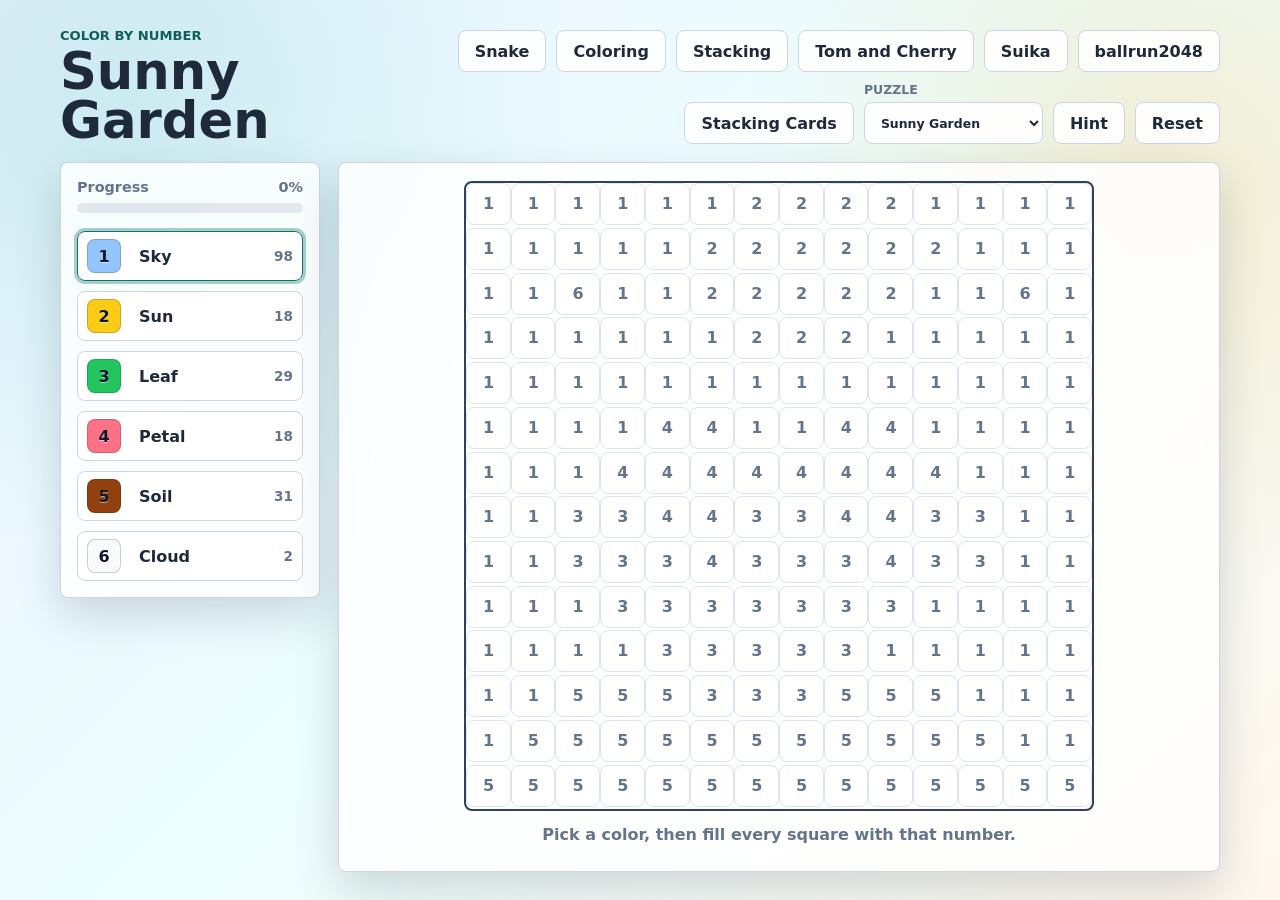
<file: index.html>
<!doctype html>
<html lang="en">
  <head>
    <meta charset="UTF-8" />
    <meta name="viewport" content="width=device-width, initial-scale=1.0" />
    <title>Color by Number</title>
    <link rel="stylesheet" href="styles.css" />
  </head>
  <body>
    <main class="app-shell">
      <section class="top-bar" aria-label="Game controls">
        <div>
          <p class="eyebrow">Color by Number</p>
          <h1 id="puzzleTitle">Sunny Garden</h1>
        </div>
        <div class="controls">
          <a class="game-link" href="snake.html">Snake</a>
          <a class="game-link" href="coloring.html">Coloring</a>
          <a class="game-link" href="stacking.html">Stacking</a>
          <a class="game-link" href="tom-and-cherry.html">Tom and Cherry</a>
          <a class="game-link" href="suika.html">Suika</a>
          <a class="game-link" href="ballrun2048.html">ballrun2048</a>
          <a class="game-link" href="stacking-cards.html">Stacking Cards</a>
          <label class="select-wrap">
            <span>Puzzle</span>
            <select id="puzzleSelect"></select>
          </label>
          <button id="hintButton" type="button" title="Fill one matching square">Hint</button>
          <button id="resetButton" type="button" title="Clear this puzzle">Reset</button>
        </div>
      </section>

      <section class="game-area">
        <aside class="palette-panel" aria-label="Color palette">
          <div class="meter">
            <div class="meter-row">
              <span>Progress</span>
              <strong id="progressLabel">0%</strong>
            </div>
            <div class="track" aria-hidden="true">
              <div id="progressFill"></div>
            </div>
          </div>
          <div id="palette" class="palette"></div>
        </aside>

        <section class="board-panel">
          <div id="board" class="board" aria-label="Coloring board"></div>
          <div id="message" class="message" role="status" aria-live="polite">
            Pick a color, then fill every square with that number.
          </div>
        </section>
      </section>
    </main>

    <script src="script.js"></script>
  </body>
</html>
</file>
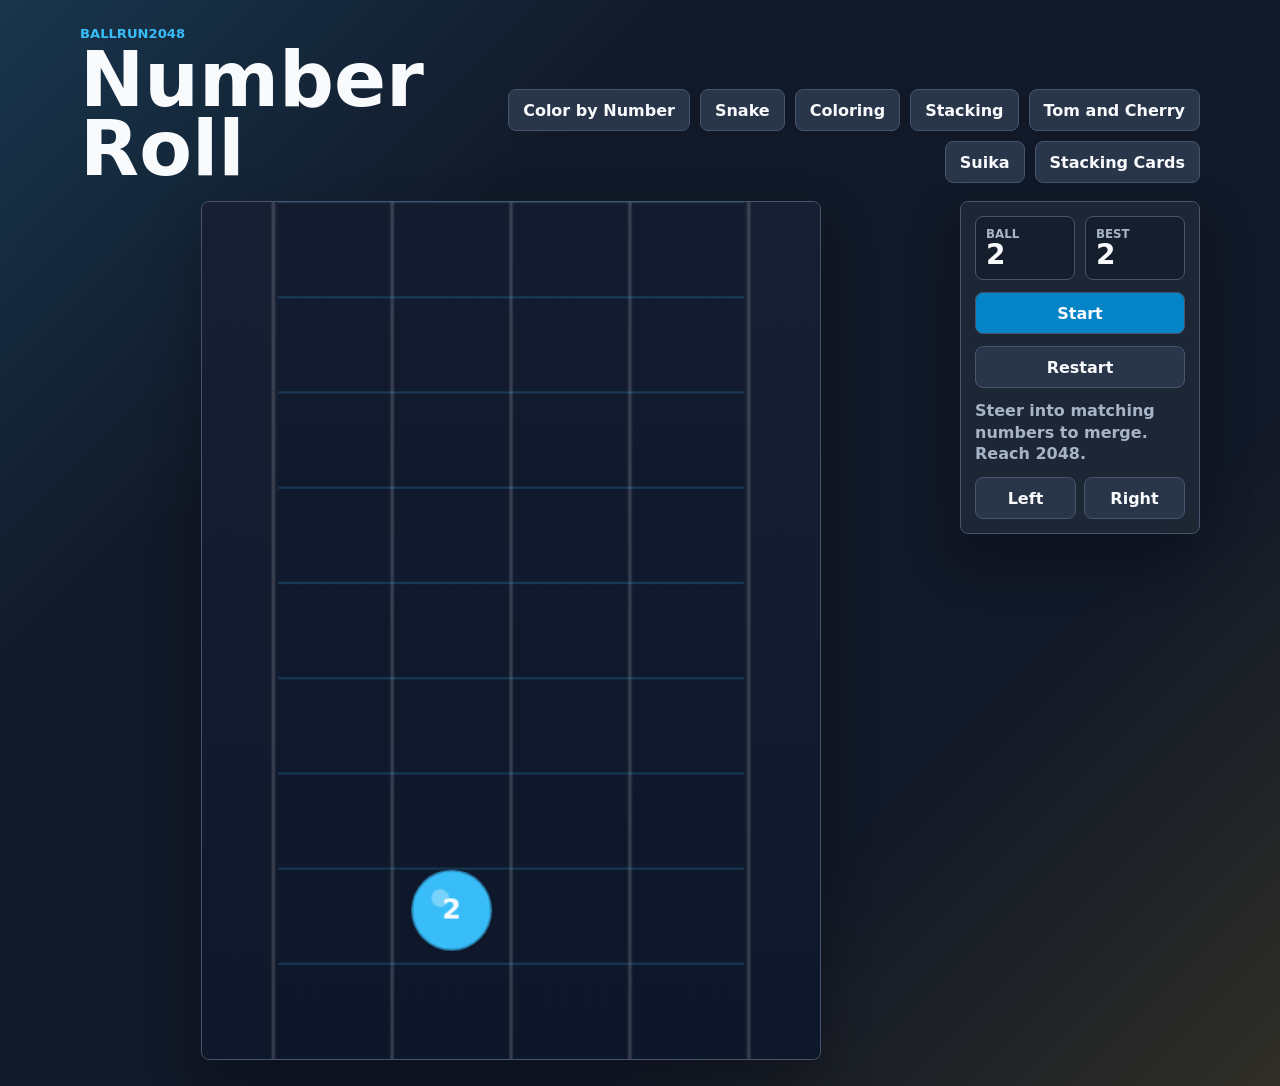
<file: ballrun2048.html>
<!doctype html>
<html lang="en">
  <head>
    <meta charset="UTF-8" />
    <meta name="viewport" content="width=device-width, initial-scale=1.0" />
    <title>ballrun2048</title>
    <link rel="stylesheet" href="ballrun2048.css" />
  </head>
  <body>
    <main class="app">
      <section class="topbar">
        <div>
          <p class="eyebrow">ballrun2048</p>
          <h1>Number Roll</h1>
        </div>
        <nav class="game-nav" aria-label="Games">
          <a href="index.html">Color by Number</a>
          <a href="snake.html">Snake</a>
          <a href="coloring.html">Coloring</a>
          <a href="stacking.html">Stacking</a>
          <a href="tom-and-cherry.html">Tom and Cherry</a>
          <a href="suika.html">Suika</a>
          <a href="stacking-cards.html">Stacking Cards</a>
        </nav>
      </section>

      <section class="game-layout">
        <canvas id="gameCanvas" width="520" height="720" aria-label="ballrun2048 game board"></canvas>
        <aside class="panel">
          <div class="score-grid">
            <div>
              <span>Ball</span>
              <strong id="valueLabel">2</strong>
            </div>
            <div>
              <span>Best</span>
              <strong id="bestLabel">2</strong>
            </div>
          </div>
          <button id="startButton" type="button">Start</button>
          <button id="restartButton" type="button">Restart</button>
          <p id="status" role="status" aria-live="polite">Steer into matching numbers to merge. Reach 2048.</p>
          <div class="pad" aria-label="Move controls">
            <button data-dir="left" type="button">Left</button>
            <button data-dir="right" type="button">Right</button>
          </div>
        </aside>
      </section>
    </main>

    <script src="ballrun2048.js"></script>
  </body>
</html>
</file>
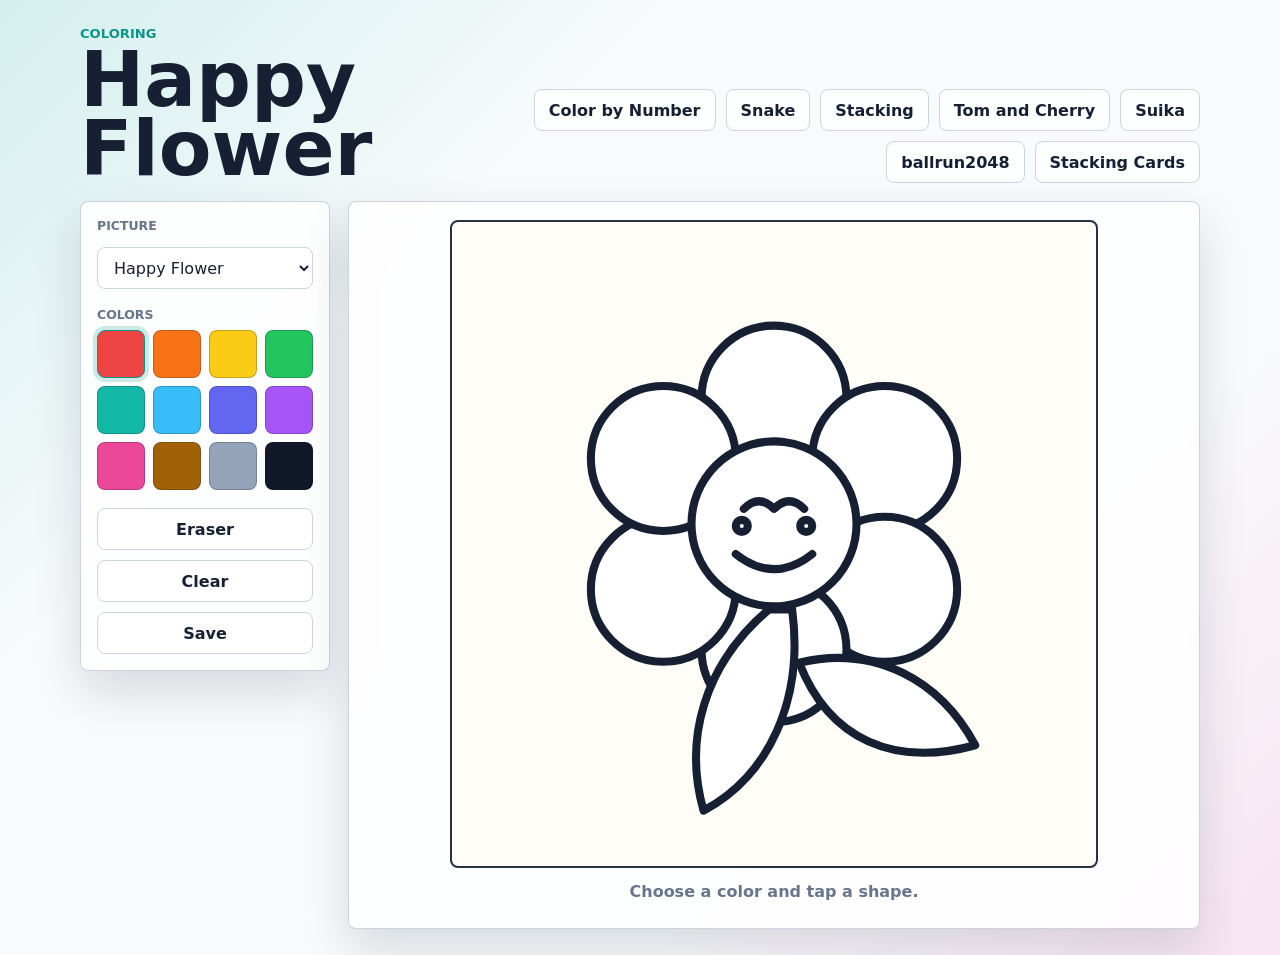
<file: coloring.html>
<!doctype html>
<html lang="en">
  <head>
    <meta charset="UTF-8" />
    <meta name="viewport" content="width=device-width, initial-scale=1.0" />
    <title>Coloring</title>
    <link rel="stylesheet" href="coloring.css" />
  </head>
  <body>
    <main class="app">
      <section class="topbar">
        <div>
          <p class="eyebrow">Coloring</p>
          <h1 id="pictureTitle">Happy Flower</h1>
        </div>
        <nav class="game-nav" aria-label="Games">
          <a href="index.html">Color by Number</a>
          <a href="snake.html">Snake</a>
          <a href="stacking.html">Stacking</a>
          <a href="tom-and-cherry.html">Tom and Cherry</a>
          <a href="suika.html">Suika</a>
          <a href="ballrun2048.html">ballrun2048</a>
          <a href="stacking-cards.html">Stacking Cards</a>
        </nav>
      </section>

      <section class="workspace">
        <aside class="tools" aria-label="Coloring tools">
          <label class="field">
            <span>Picture</span>
            <select id="pictureSelect"></select>
          </label>

          <div>
            <p class="tool-label">Colors</p>
            <div id="palette" class="palette"></div>
          </div>

          <div class="actions">
            <button id="eraserButton" type="button">Eraser</button>
            <button id="clearButton" type="button">Clear</button>
            <button id="saveButton" type="button">Save</button>
          </div>
        </aside>

        <section class="canvas-wrap">
          <svg id="coloringPage" viewBox="0 0 640 640" role="img" aria-label="Coloring picture"></svg>
          <p id="status" role="status" aria-live="polite">Choose a color and tap a shape.</p>
        </section>
      </section>
    </main>

    <script src="coloring.js"></script>
  </body>
</html>
</file>
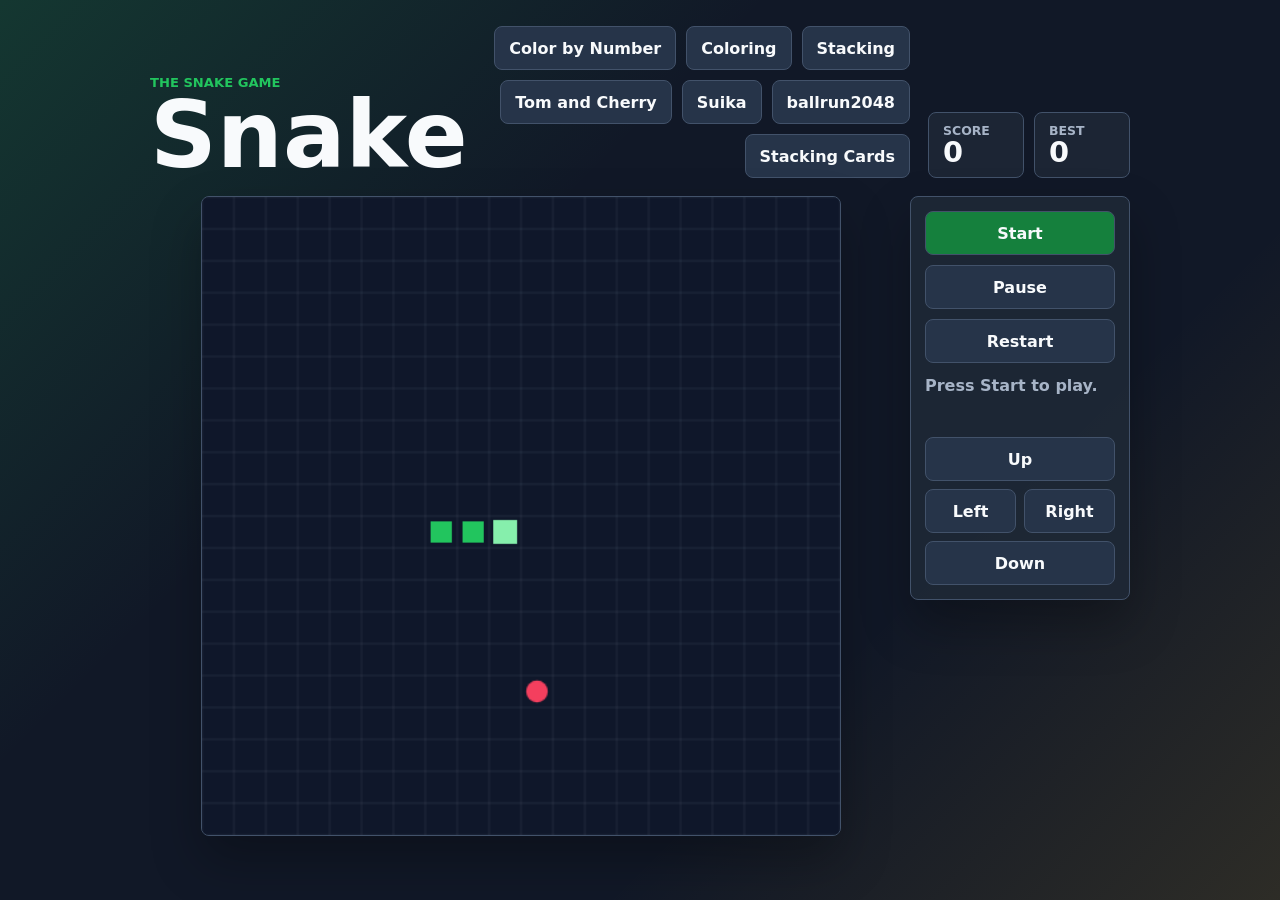
<file: snake.html>
<!doctype html>
<html lang="en">
  <head>
    <meta charset="UTF-8" />
    <meta name="viewport" content="width=device-width, initial-scale=1.0" />
    <title>The Snake Game</title>
    <link rel="stylesheet" href="snake.css" />
  </head>
  <body>
    <main class="game-shell">
      <section class="hud" aria-label="Game information">
        <div>
          <p class="eyebrow">The Snake Game</p>
          <h1>Snake</h1>
        </div>
        <nav class="game-nav" aria-label="Games">
          <a href="index.html">Color by Number</a>
          <a href="coloring.html">Coloring</a>
          <a href="stacking.html">Stacking</a>
          <a href="tom-and-cherry.html">Tom and Cherry</a>
          <a href="suika.html">Suika</a>
          <a href="ballrun2048.html">ballrun2048</a>
          <a href="stacking-cards.html">Stacking Cards</a>
        </nav>
        <div class="scores">
          <div>
            <span>Score</span>
            <strong id="score">0</strong>
          </div>
          <div>
            <span>Best</span>
            <strong id="bestScore">0</strong>
          </div>
        </div>
      </section>

      <section class="play-area">
        <canvas id="gameCanvas" width="480" height="480" aria-label="Snake game board"></canvas>
        <div class="side-panel">
          <button id="startButton" type="button">Start</button>
          <button id="pauseButton" type="button">Pause</button>
          <button id="restartButton" type="button">Restart</button>
          <p id="status" role="status" aria-live="polite">Press Start to play.</p>
          <div class="pad" aria-label="Direction controls">
            <button data-dir="up" type="button">Up</button>
            <button data-dir="left" type="button">Left</button>
            <button data-dir="right" type="button">Right</button>
            <button data-dir="down" type="button">Down</button>
          </div>
        </div>
      </section>
    </main>

    <script src="snake.js"></script>
  </body>
</html>
</file>
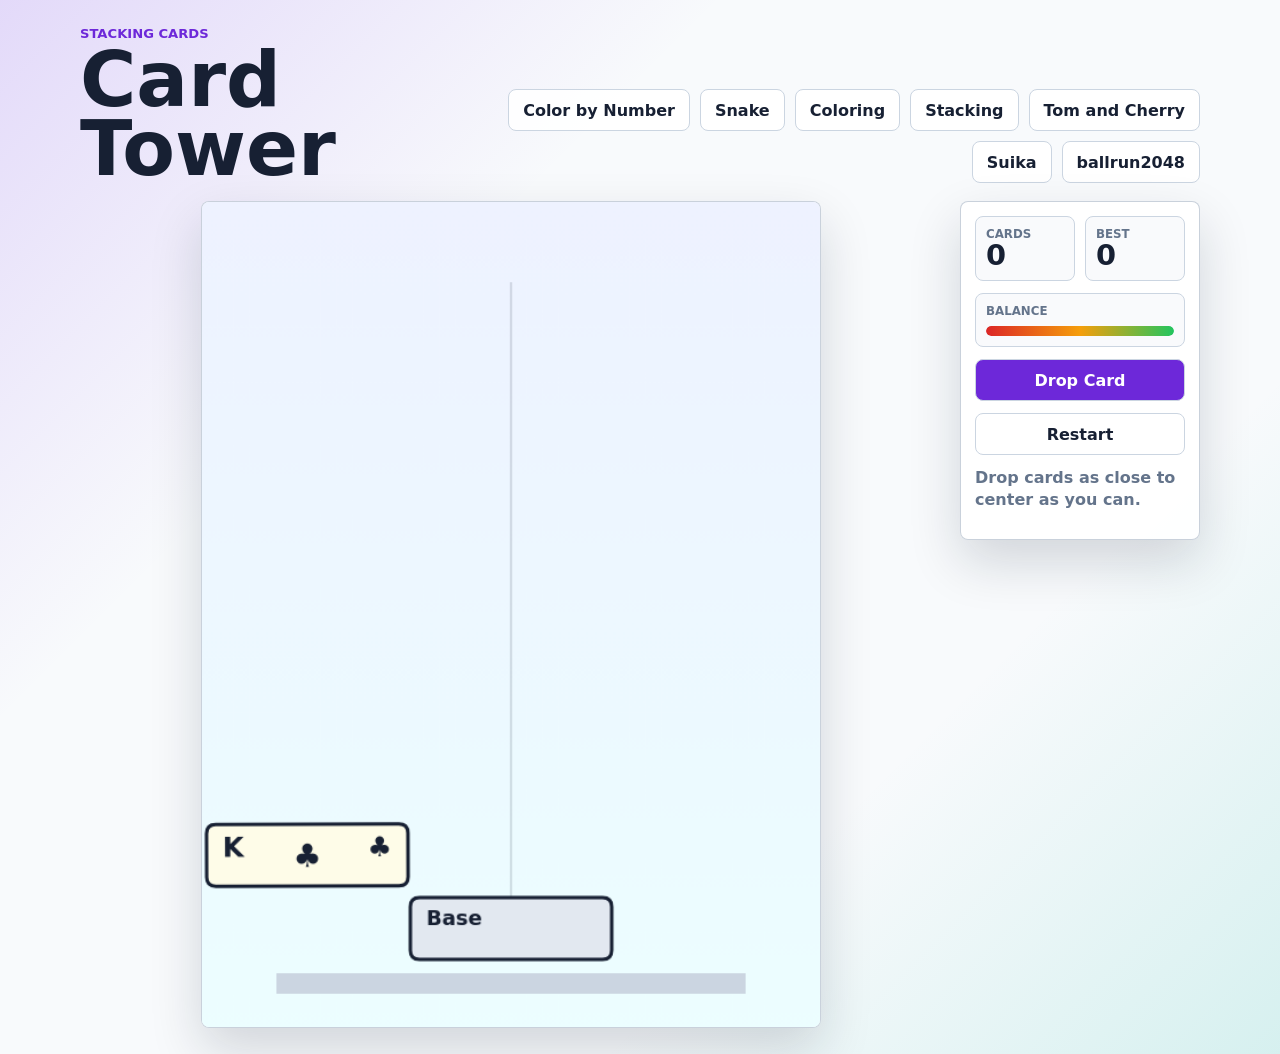
<file: stacking-cards.html>
<!doctype html>
<html lang="en">
  <head>
    <meta charset="UTF-8" />
    <meta name="viewport" content="width=device-width, initial-scale=1.0" />
    <title>Stacking Cards</title>
    <link rel="stylesheet" href="stacking-cards.css" />
  </head>
  <body>
    <main class="app">
      <section class="topbar">
        <div>
          <p class="eyebrow">Stacking Cards</p>
          <h1>Card Tower</h1>
        </div>
        <nav class="game-nav" aria-label="Games">
          <a href="index.html">Color by Number</a>
          <a href="snake.html">Snake</a>
          <a href="coloring.html">Coloring</a>
          <a href="stacking.html">Stacking</a>
          <a href="tom-and-cherry.html">Tom and Cherry</a>
          <a href="suika.html">Suika</a>
          <a href="ballrun2048.html">ballrun2048</a>
        </nav>
      </section>

      <section class="game-layout">
        <canvas id="gameCanvas" width="540" height="720" aria-label="Stacking Cards game board"></canvas>
        <aside class="panel">
          <div class="score-grid">
            <div>
              <span>Cards</span>
              <strong id="cardsLabel">0</strong>
            </div>
            <div>
              <span>Best</span>
              <strong id="bestLabel">0</strong>
            </div>
          </div>
          <div class="balance">
            <span>Balance</span>
            <div class="track" aria-hidden="true"><div id="balanceFill"></div></div>
          </div>
          <button id="dropButton" type="button">Drop Card</button>
          <button id="restartButton" type="button">Restart</button>
          <p id="status" role="status" aria-live="polite">Drop cards as close to center as you can.</p>
        </aside>
      </section>
    </main>

    <script src="stacking-cards.js"></script>
  </body>
</html>
</file>
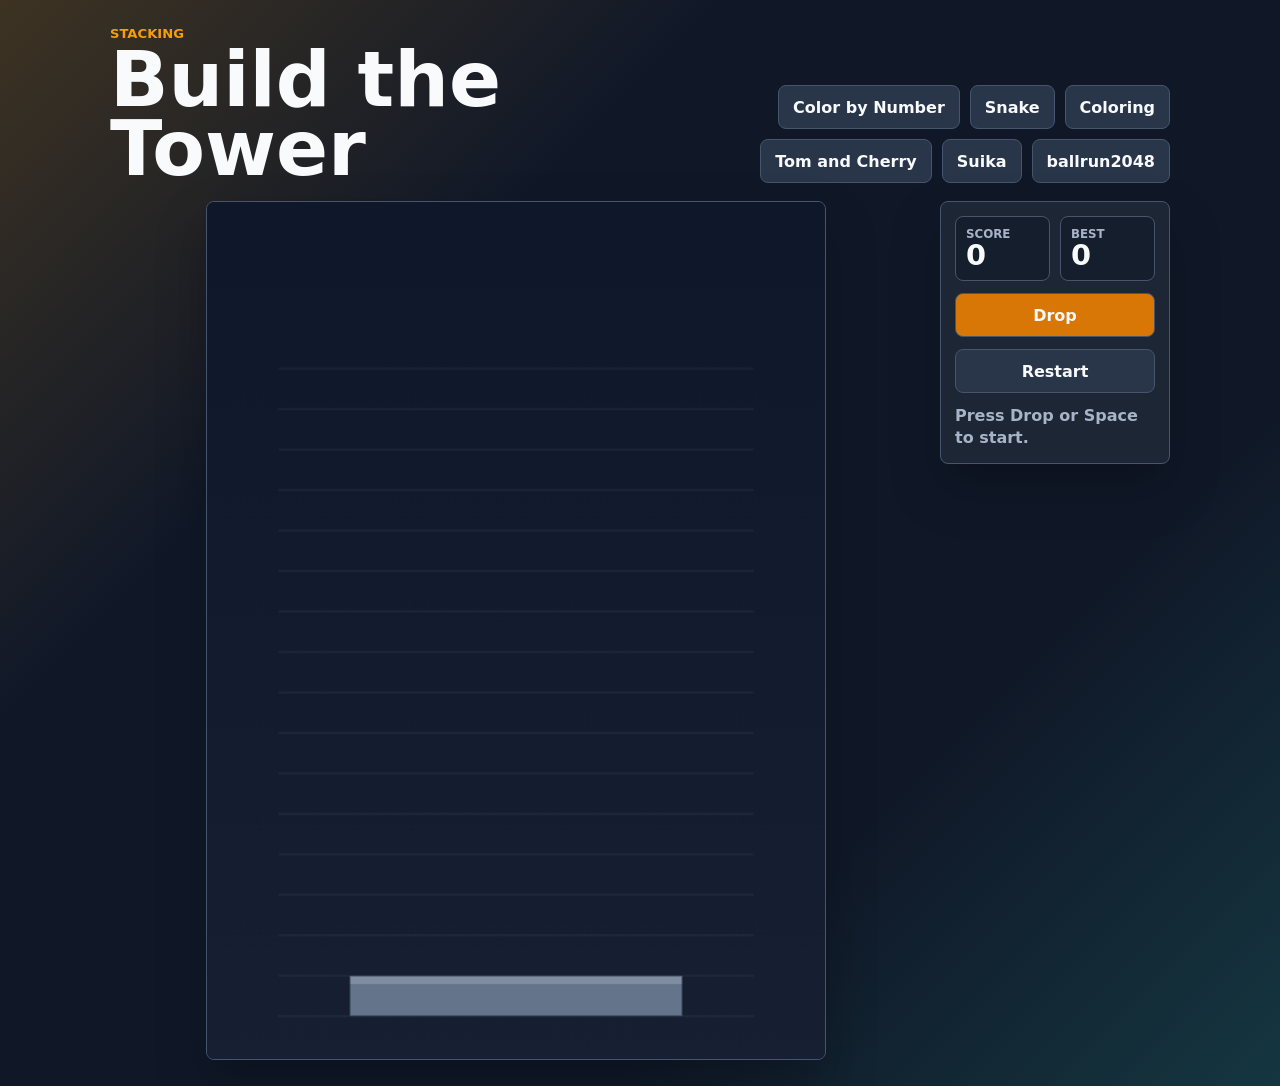
<file: stacking.html>
<!doctype html>
<html lang="en">
  <head>
    <meta charset="UTF-8" />
    <meta name="viewport" content="width=device-width, initial-scale=1.0" />
    <title>Stacking</title>
    <link rel="stylesheet" href="stacking.css" />
  </head>
  <body>
    <main class="app">
      <section class="topbar">
        <div>
          <p class="eyebrow">Stacking</p>
          <h1>Build the Tower</h1>
        </div>
        <nav class="game-nav" aria-label="Games">
          <a href="index.html">Color by Number</a>
          <a href="snake.html">Snake</a>
          <a href="coloring.html">Coloring</a>
          <a href="tom-and-cherry.html">Tom and Cherry</a>
          <a href="suika.html">Suika</a>
          <a href="ballrun2048.html">ballrun2048</a>
        </nav>
      </section>

      <section class="game-layout">
        <canvas id="gameCanvas" width="520" height="720" aria-label="Stacking game board"></canvas>
        <aside class="panel">
          <div class="score-grid">
            <div>
              <span>Score</span>
              <strong id="score">0</strong>
            </div>
            <div>
              <span>Best</span>
              <strong id="bestScore">0</strong>
            </div>
          </div>
          <button id="dropButton" type="button">Drop</button>
          <button id="restartButton" type="button">Restart</button>
          <p id="status" role="status" aria-live="polite">Press Drop or Space to start.</p>
        </aside>
      </section>
    </main>

    <script src="stacking.js"></script>
  </body>
</html>
</file>
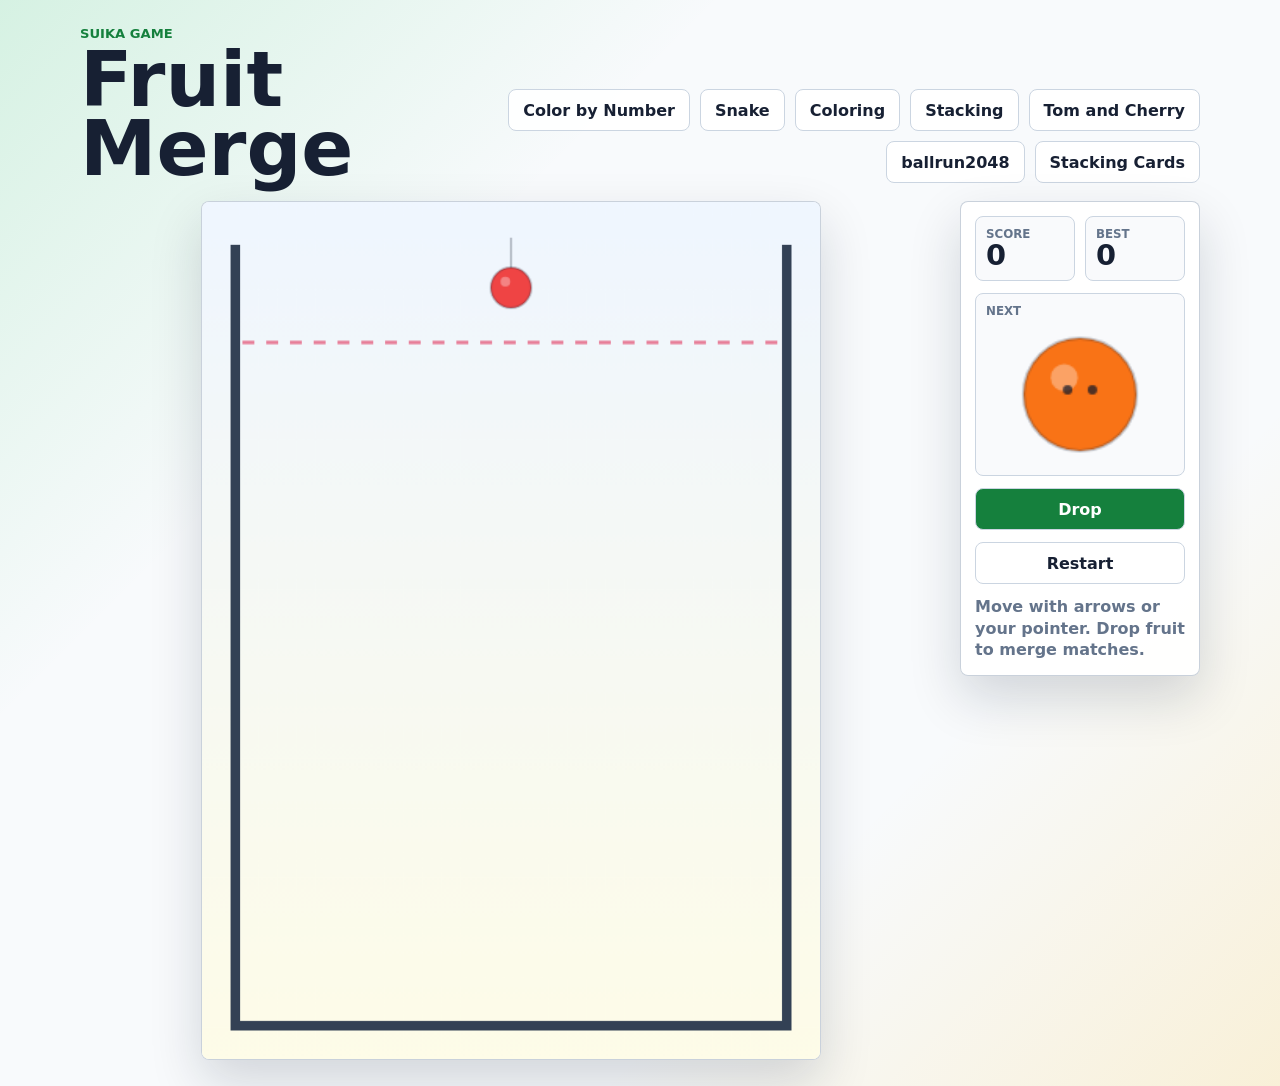
<file: suika.html>
<!doctype html>
<html lang="en">
  <head>
    <meta charset="UTF-8" />
    <meta name="viewport" content="width=device-width, initial-scale=1.0" />
    <title>Suika Game</title>
    <link rel="stylesheet" href="suika.css" />
  </head>
  <body>
    <main class="app">
      <section class="topbar">
        <div>
          <p class="eyebrow">Suika Game</p>
          <h1>Fruit Merge</h1>
        </div>
        <nav class="game-nav" aria-label="Games">
          <a href="index.html">Color by Number</a>
          <a href="snake.html">Snake</a>
          <a href="coloring.html">Coloring</a>
          <a href="stacking.html">Stacking</a>
          <a href="tom-and-cherry.html">Tom and Cherry</a>
          <a href="ballrun2048.html">ballrun2048</a>
          <a href="stacking-cards.html">Stacking Cards</a>
        </nav>
      </section>

      <section class="game-layout">
        <canvas id="gameCanvas" width="520" height="720" aria-label="Suika fruit merge game board"></canvas>
        <aside class="panel">
          <div class="score-grid">
            <div>
              <span>Score</span>
              <strong id="score">0</strong>
            </div>
            <div>
              <span>Best</span>
              <strong id="bestScore">0</strong>
            </div>
          </div>
          <div class="next-card">
            <span>Next</span>
            <canvas id="nextCanvas" width="120" height="90" aria-label="Next fruit"></canvas>
          </div>
          <button id="dropButton" type="button">Drop</button>
          <button id="restartButton" type="button">Restart</button>
          <p id="status" role="status" aria-live="polite">Move with arrows or your pointer. Drop fruit to merge matches.</p>
        </aside>
      </section>
    </main>

    <script src="suika.js"></script>
  </body>
</html>
</file>
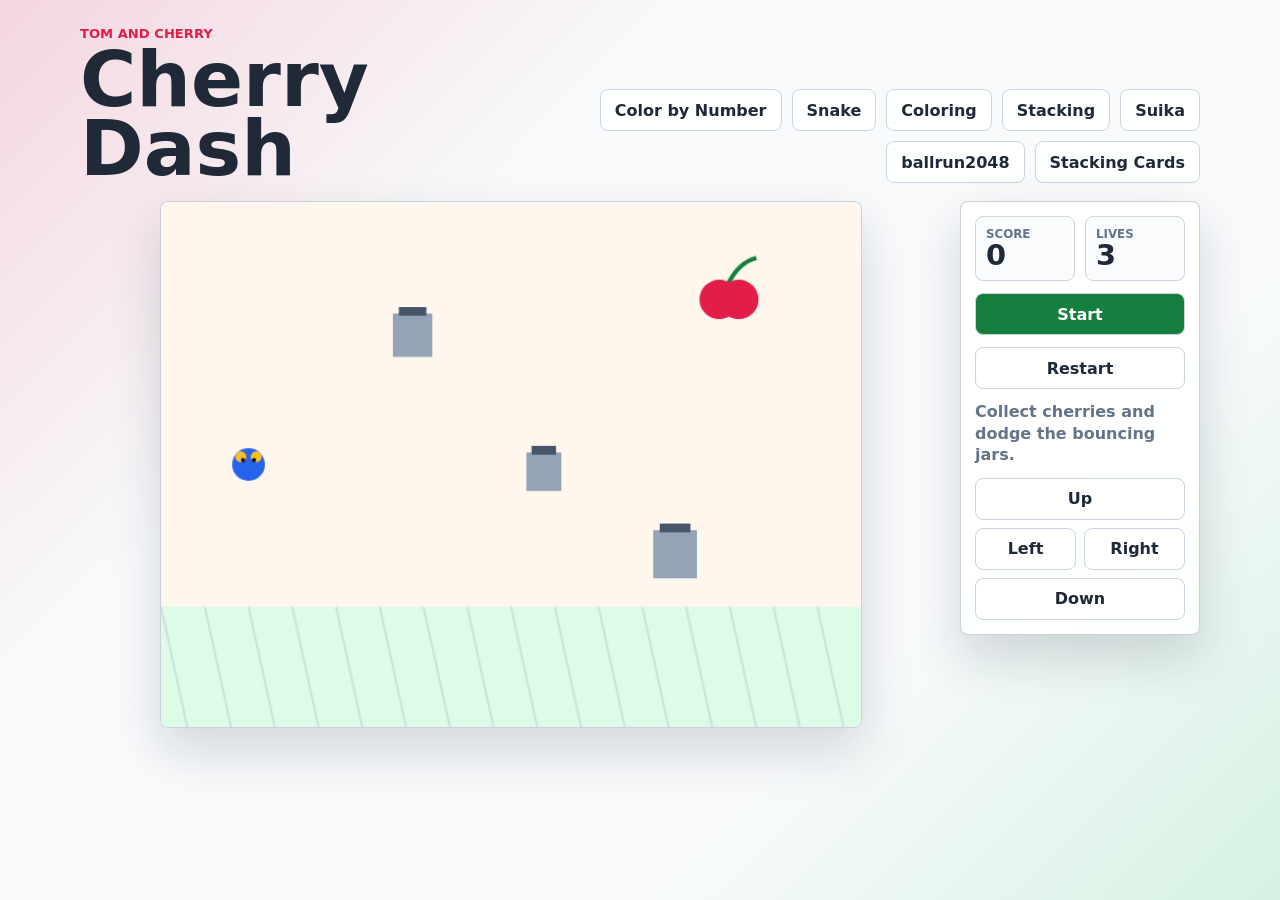
<file: tom-and-cherry.html>
<!doctype html>
<html lang="en">
  <head>
    <meta charset="UTF-8" />
    <meta name="viewport" content="width=device-width, initial-scale=1.0" />
    <title>Tom and Cherry</title>
    <link rel="stylesheet" href="tom-and-cherry.css" />
  </head>
  <body>
    <main class="app">
      <section class="topbar">
        <div>
          <p class="eyebrow">Tom and Cherry</p>
          <h1>Cherry Dash</h1>
        </div>
        <nav class="game-nav" aria-label="Games">
          <a href="index.html">Color by Number</a>
          <a href="snake.html">Snake</a>
          <a href="coloring.html">Coloring</a>
          <a href="stacking.html">Stacking</a>
          <a href="suika.html">Suika</a>
          <a href="ballrun2048.html">ballrun2048</a>
          <a href="stacking-cards.html">Stacking Cards</a>
        </nav>
      </section>

      <section class="game-layout">
        <canvas id="gameCanvas" width="640" height="480" aria-label="Tom and Cherry game board"></canvas>
        <aside class="panel">
          <div class="score-grid">
            <div>
              <span>Score</span>
              <strong id="score">0</strong>
            </div>
            <div>
              <span>Lives</span>
              <strong id="lives">3</strong>
            </div>
          </div>
          <button id="startButton" type="button">Start</button>
          <button id="restartButton" type="button">Restart</button>
          <p id="status" role="status" aria-live="polite">Collect cherries and dodge the bouncing jars.</p>
          <div class="pad" aria-label="Move controls">
            <button data-dir="up" type="button">Up</button>
            <button data-dir="left" type="button">Left</button>
            <button data-dir="right" type="button">Right</button>
            <button data-dir="down" type="button">Down</button>
          </div>
        </aside>
      </section>
    </main>

    <script src="tom-and-cherry.js"></script>
  </body>
</html>
</file>
<file: styles.css>
:root {
  color-scheme: light;
  --ink: #1e293b;
  --muted: #64748b;
  --line: #cbd5e1;
  --paper: #f8fafc;
  --panel: #ffffff;
  --accent: #0f766e;
  --accent-strong: #115e59;
  --wrong: #dc2626;
  --shadow: 0 18px 45px rgba(15, 23, 42, 0.16);
}

* {
  box-sizing: border-box;
}

body {
  min-height: 100vh;
  margin: 0;
  font-family:
    Inter, ui-sans-serif, system-ui, -apple-system, BlinkMacSystemFont, "Segoe UI",
    sans-serif;
  color: var(--ink);
  background:
    radial-gradient(circle at 10% 12%, rgba(20, 184, 166, 0.16), transparent 28rem),
    radial-gradient(circle at 90% 20%, rgba(245, 158, 11, 0.16), transparent 26rem),
    linear-gradient(135deg, #eef2ff 0%, #ecfeff 48%, #fff7ed 100%);
}

button,
select,
.game-link {
  font: inherit;
}

.app-shell {
  width: min(1160px, calc(100% - 32px));
  margin: 0 auto;
  padding: 28px 0;
}

.top-bar {
  display: flex;
  align-items: end;
  justify-content: space-between;
  gap: 24px;
  margin-bottom: 18px;
}

.eyebrow {
  margin: 0 0 4px;
  color: var(--accent-strong);
  font-size: 0.82rem;
  font-weight: 800;
  text-transform: uppercase;
}

h1 {
  margin: 0;
  font-size: clamp(2rem, 4vw, 4.2rem);
  line-height: 0.95;
}

.controls {
  display: flex;
  align-items: end;
  gap: 10px;
  flex-wrap: wrap;
  justify-content: flex-end;
}

.select-wrap {
  display: grid;
  gap: 5px;
  color: var(--muted);
  font-size: 0.78rem;
  font-weight: 800;
  text-transform: uppercase;
}

select,
button,
.game-link {
  height: 42px;
  border: 1px solid var(--line);
  border-radius: 8px;
  background: rgba(255, 255, 255, 0.9);
  color: var(--ink);
}

.game-link {
  display: inline-grid;
  place-items: center;
  padding: 0 16px;
  font-weight: 800;
  text-decoration: none;
}

select {
  min-width: 170px;
  padding: 0 34px 0 12px;
}

button {
  padding: 0 16px;
  font-weight: 800;
  cursor: pointer;
  transition:
    transform 140ms ease,
    border-color 140ms ease,
    background 140ms ease;
}

button:hover,
select:hover,
.game-link:hover {
  border-color: var(--accent);
}

button:active {
  transform: translateY(1px);
}

.game-area {
  display: grid;
  grid-template-columns: 260px minmax(0, 1fr);
  gap: 18px;
  align-items: start;
}

.palette-panel,
.board-panel {
  background: rgba(255, 255, 255, 0.82);
  border: 1px solid rgba(148, 163, 184, 0.45);
  border-radius: 8px;
  box-shadow: var(--shadow);
  backdrop-filter: blur(12px);
}

.palette-panel {
  display: grid;
  gap: 18px;
  padding: 16px;
}

.meter-row {
  display: flex;
  justify-content: space-between;
  margin-bottom: 8px;
  color: var(--muted);
  font-size: 0.9rem;
  font-weight: 800;
}

.track {
  height: 10px;
  overflow: hidden;
  border-radius: 999px;
  background: #e2e8f0;
}

#progressFill {
  width: 0%;
  height: 100%;
  border-radius: inherit;
  background: linear-gradient(90deg, #0f766e, #f59e0b);
  transition: width 220ms ease;
}

.palette {
  display: grid;
  gap: 10px;
}

.swatch {
  display: grid;
  grid-template-columns: 42px 1fr auto;
  align-items: center;
  gap: 10px;
  width: 100%;
  min-height: 50px;
  padding: 7px 9px;
  text-align: left;
}

.swatch.active {
  outline: 3px solid rgba(15, 118, 110, 0.35);
  border-color: var(--accent);
}

.swatch.done {
  opacity: 0.58;
}

.chip {
  display: grid;
  place-items: center;
  width: 34px;
  height: 34px;
  border: 1px solid rgba(15, 23, 42, 0.2);
  border-radius: 8px;
  color: #0f172a;
  font-weight: 900;
  text-shadow: 0 1px 0 rgba(255, 255, 255, 0.55);
}

.swatch-name {
  overflow: hidden;
  font-weight: 800;
  text-overflow: ellipsis;
  white-space: nowrap;
}

.count {
  color: var(--muted);
  font-size: 0.85rem;
  font-weight: 800;
}

.board-panel {
  padding: 18px;
}

.board {
  --size: 14;
  display: grid;
  grid-template-columns: repeat(var(--size), minmax(0, 1fr));
  width: min(70vh, 100%);
  max-width: 720px;
  aspect-ratio: 1;
  margin: 0 auto;
  overflow: hidden;
  border: 2px solid #334155;
  border-radius: 8px;
  background: #fff;
}

.cell {
  display: grid;
  place-items: center;
  min-width: 0;
  min-height: 0;
  border: 1px solid #dbe4ef;
  background: #ffffff;
  color: #64748b;
  font-size: clamp(0.48rem, 1.55vw, 1rem);
  font-weight: 900;
  line-height: 1;
  cursor: pointer;
  user-select: none;
  transition:
    background 130ms ease,
    color 130ms ease,
    transform 130ms ease;
}

.cell:hover {
  transform: scale(1.05);
  z-index: 1;
  border-color: #94a3b8;
}

.cell.filled {
  color: transparent;
  text-shadow: none;
}

.cell.wrong {
  animation: shake 180ms ease;
  background: #fee2e2;
  color: var(--wrong);
}

.message {
  min-height: 28px;
  margin-top: 14px;
  color: var(--muted);
  font-weight: 800;
  text-align: center;
}

.message.win {
  color: var(--accent-strong);
}

@keyframes shake {
  0%,
  100% {
    transform: translateX(0);
  }
  30% {
    transform: translateX(-4px);
  }
  70% {
    transform: translateX(4px);
  }
}

@media (max-width: 760px) {
  .app-shell {
    width: min(100% - 20px, 560px);
    padding: 16px 0;
  }

  .top-bar,
  .game-area {
    grid-template-columns: 1fr;
    display: grid;
  }

  .top-bar,
  .controls {
    justify-content: stretch;
  }

  .controls {
    display: grid;
    grid-template-columns: 1fr 1fr;
  }

  .select-wrap {
    grid-column: 1 / -1;
  }

  select,
  button {
    width: 100%;
  }

  .palette {
    grid-template-columns: repeat(2, minmax(0, 1fr));
  }

  .swatch {
    grid-template-columns: 38px minmax(0, 1fr);
  }

  .count {
    grid-column: 2;
  }

  .board-panel {
    padding: 10px;
  }
}
</file>
<file: ballrun2048.css>
:root {
  color-scheme: dark;
  --bg: #111827;
  --panel: #1f2937;
  --panel-soft: #29364a;
  --text: #f8fafc;
  --muted: #a7b4c7;
  --line: #46556d;
  --accent: #38bdf8;
  --accent-dark: #0284c7;
}

* {
  box-sizing: border-box;
}

body {
  min-height: 100vh;
  margin: 0;
  font-family:
    Inter, ui-sans-serif, system-ui, -apple-system, BlinkMacSystemFont, "Segoe UI",
    sans-serif;
  color: var(--text);
  background:
    linear-gradient(135deg, rgba(56, 189, 248, 0.18), transparent 32rem),
    linear-gradient(315deg, rgba(251, 191, 36, 0.13), transparent 30rem),
    var(--bg);
}

button,
a {
  font: inherit;
}

button,
.game-nav a {
  height: 42px;
  border: 1px solid var(--line);
  border-radius: 8px;
  background: var(--panel-soft);
  color: var(--text);
  font-weight: 800;
  cursor: pointer;
}

button:hover,
.game-nav a:hover {
  border-color: var(--accent);
}

button:active {
  transform: translateY(1px);
}

.app {
  width: min(1120px, calc(100% - 28px));
  margin: 0 auto;
  padding: 26px 0;
}

.topbar {
  display: flex;
  align-items: end;
  justify-content: space-between;
  gap: 18px;
  margin-bottom: 18px;
}

.eyebrow {
  margin: 0 0 4px;
  color: var(--accent);
  font-size: 0.82rem;
  font-weight: 900;
  text-transform: uppercase;
}

h1 {
  margin: 0;
  font-size: clamp(2.1rem, 6vw, 5.1rem);
  line-height: 0.9;
}

.game-nav {
  display: flex;
  gap: 10px;
  flex-wrap: wrap;
  justify-content: flex-end;
}

.game-nav a {
  display: inline-grid;
  place-items: center;
  padding: 0 14px;
  text-decoration: none;
}

.game-layout {
  display: grid;
  grid-template-columns: minmax(0, 1fr) 240px;
  gap: 18px;
  align-items: start;
}

canvas,
.panel {
  border: 1px solid var(--line);
  border-radius: 8px;
  background: rgba(31, 41, 55, 0.86);
  box-shadow: 0 24px 50px rgba(0, 0, 0, 0.26);
}

canvas {
  display: block;
  width: min(100%, 74vh);
  max-width: 620px;
  aspect-ratio: 13 / 18;
  margin: 0 auto;
}

.panel {
  display: grid;
  gap: 12px;
  padding: 14px;
}

.score-grid {
  display: grid;
  grid-template-columns: 1fr 1fr;
  gap: 10px;
}

.score-grid div {
  padding: 10px;
  border: 1px solid var(--line);
  border-radius: 8px;
  background: rgba(16, 24, 40, 0.52);
}

.score-grid span {
  display: block;
  color: var(--muted);
  font-size: 0.74rem;
  font-weight: 900;
  text-transform: uppercase;
}

.score-grid strong {
  display: block;
  font-size: 1.75rem;
  line-height: 1;
}

#startButton {
  background: var(--accent-dark);
}

#status {
  min-height: 58px;
  margin: 0;
  color: var(--muted);
  font-weight: 800;
  line-height: 1.35;
}

.pad {
  display: grid;
  grid-template-columns: 1fr 1fr;
  gap: 8px;
}

@media (max-width: 820px) {
  .topbar,
  .game-layout {
    display: grid;
    grid-template-columns: 1fr;
  }

  .game-nav {
    justify-content: stretch;
  }

  .game-nav a {
    flex: 1;
  }

  .panel {
    grid-template-columns: 1fr 1fr;
  }

  .score-grid,
  #status,
  .pad {
    grid-column: 1 / -1;
  }
}
</file>
<file: coloring.css>
:root {
  color-scheme: light;
  --ink: #172033;
  --muted: #68758a;
  --line: #cbd5e1;
  --paper: #fffdf8;
  --panel: rgba(255, 255, 255, 0.86);
  --active: #0d9488;
  --active-soft: rgba(13, 148, 136, 0.2);
  --shadow: 0 20px 48px rgba(15, 23, 42, 0.14);
}

* {
  box-sizing: border-box;
}

body {
  min-height: 100vh;
  margin: 0;
  font-family:
    Inter, ui-sans-serif, system-ui, -apple-system, BlinkMacSystemFont, "Segoe UI",
    sans-serif;
  color: var(--ink);
  background:
    linear-gradient(135deg, rgba(20, 184, 166, 0.16), transparent 30rem),
    linear-gradient(315deg, rgba(244, 114, 182, 0.16), transparent 28rem),
    #f8fafc;
}

button,
select,
a {
  font: inherit;
}

button,
select,
.game-nav a {
  height: 42px;
  border: 1px solid var(--line);
  border-radius: 8px;
  background: rgba(255, 255, 255, 0.92);
  color: var(--ink);
}

button,
.game-nav a {
  display: inline-grid;
  place-items: center;
  padding: 0 14px;
  font-weight: 800;
  text-decoration: none;
  cursor: pointer;
}

button:hover,
select:hover,
.game-nav a:hover {
  border-color: var(--active);
}

.app {
  width: min(1120px, calc(100% - 28px));
  margin: 0 auto;
  padding: 26px 0;
}

.topbar {
  display: flex;
  justify-content: space-between;
  align-items: end;
  gap: 18px;
  margin-bottom: 18px;
}

.eyebrow {
  margin: 0 0 4px;
  color: var(--active);
  font-size: 0.82rem;
  font-weight: 900;
  text-transform: uppercase;
}

h1 {
  margin: 0;
  font-size: clamp(2.2rem, 6vw, 5rem);
  line-height: 0.9;
}

.game-nav {
  display: flex;
  gap: 10px;
  flex-wrap: wrap;
  justify-content: flex-end;
}

.workspace {
  display: grid;
  grid-template-columns: 250px minmax(0, 1fr);
  gap: 18px;
  align-items: start;
}

.tools,
.canvas-wrap {
  border: 1px solid rgba(148, 163, 184, 0.48);
  border-radius: 8px;
  background: var(--panel);
  box-shadow: var(--shadow);
  backdrop-filter: blur(12px);
}

.tools {
  display: grid;
  gap: 18px;
  padding: 16px;
}

.field {
  display: grid;
  gap: 6px;
}

.field span,
.tool-label {
  margin: 0 0 8px;
  color: var(--muted);
  font-size: 0.78rem;
  font-weight: 900;
  text-transform: uppercase;
}

select {
  width: 100%;
  padding: 0 12px;
}

.palette {
  display: grid;
  grid-template-columns: repeat(4, 1fr);
  gap: 8px;
}

.color-button {
  width: 100%;
  aspect-ratio: 1;
  height: auto;
  min-height: 44px;
  padding: 0;
  border-color: rgba(15, 23, 42, 0.24);
}

.color-button.active,
#eraserButton.active {
  outline: 4px solid var(--active-soft);
  border-color: var(--active);
}

.actions {
  display: grid;
  gap: 10px;
}

.canvas-wrap {
  padding: 18px;
}

svg {
  display: block;
  width: min(100%, 72vh);
  max-width: 720px;
  aspect-ratio: 1;
  margin: 0 auto;
  border: 2px solid #273244;
  border-radius: 8px;
  background: var(--paper);
}

.paintable {
  fill: #ffffff;
  stroke: #172033;
  stroke-width: 8;
  stroke-linecap: round;
  stroke-linejoin: round;
  cursor: pointer;
  transition:
    fill 140ms ease,
    filter 140ms ease;
}

.paintable:hover {
  filter: brightness(0.95);
}

.line {
  fill: none;
  stroke: #172033;
  stroke-width: 8;
  stroke-linecap: round;
  stroke-linejoin: round;
  pointer-events: none;
}

#status {
  min-height: 28px;
  margin: 14px 0 0;
  color: var(--muted);
  font-weight: 800;
  text-align: center;
}

@media (max-width: 780px) {
  .topbar,
  .workspace {
    display: grid;
    grid-template-columns: 1fr;
  }

  .game-nav {
    justify-content: stretch;
  }

  .game-nav a {
    flex: 1;
  }

  .palette {
    grid-template-columns: repeat(6, 1fr);
  }

  .actions {
    grid-template-columns: repeat(3, 1fr);
  }

  .canvas-wrap {
    padding: 10px;
  }
}
</file>
<file: snake.css>
:root {
  color-scheme: dark;
  --bg: #111827;
  --panel: #1f2937;
  --panel-soft: #263449;
  --line: #42526a;
  --text: #f8fafc;
  --muted: #a7b4c7;
  --green: #22c55e;
  --green-dark: #15803d;
  --food: #f43f5e;
  --gold: #fbbf24;
}

* {
  box-sizing: border-box;
}

body {
  min-height: 100vh;
  margin: 0;
  font-family:
    Inter, ui-sans-serif, system-ui, -apple-system, BlinkMacSystemFont, "Segoe UI",
    sans-serif;
  color: var(--text);
  background:
    linear-gradient(135deg, rgba(34, 197, 94, 0.18), transparent 34rem),
    linear-gradient(315deg, rgba(251, 191, 36, 0.12), transparent 30rem),
    var(--bg);
}

button,
a {
  font: inherit;
}

button,
.game-nav a {
  height: 44px;
  border: 1px solid var(--line);
  border-radius: 8px;
  background: var(--panel-soft);
  color: var(--text);
  font-weight: 800;
  cursor: pointer;
}

button:hover,
.game-nav a:hover {
  border-color: var(--green);
}

.game-nav a {
  display: inline-grid;
  place-items: center;
  padding: 0 14px;
  text-decoration: none;
}

button:active {
  transform: translateY(1px);
}

.game-shell {
  width: min(980px, calc(100% - 28px));
  margin: 0 auto;
  padding: 26px 0;
}

.hud {
  display: flex;
  align-items: end;
  justify-content: space-between;
  gap: 18px;
  margin-bottom: 18px;
}

.eyebrow {
  margin: 0 0 4px;
  color: var(--green);
  font-size: 0.82rem;
  font-weight: 900;
  text-transform: uppercase;
}

h1 {
  margin: 0;
  font-size: clamp(2.4rem, 8vw, 5.8rem);
  line-height: 0.9;
}

.scores {
  display: flex;
  gap: 10px;
}

.game-nav {
  display: flex;
  gap: 10px;
  flex-wrap: wrap;
  justify-content: flex-end;
}

.scores div {
  min-width: 96px;
  padding: 10px 14px;
  border: 1px solid var(--line);
  border-radius: 8px;
  background: rgba(31, 41, 55, 0.82);
}

.scores span {
  display: block;
  color: var(--muted);
  font-size: 0.78rem;
  font-weight: 900;
  text-transform: uppercase;
}

.scores strong {
  display: block;
  font-size: 1.8rem;
  line-height: 1;
}

.play-area {
  display: grid;
  grid-template-columns: minmax(0, 1fr) 220px;
  gap: 18px;
  align-items: start;
}

canvas,
.side-panel {
  border: 1px solid var(--line);
  border-radius: 8px;
  background: rgba(31, 41, 55, 0.86);
  box-shadow: 0 24px 50px rgba(0, 0, 0, 0.28);
}

canvas {
  display: block;
  width: min(100%, 72vh);
  max-width: 640px;
  aspect-ratio: 1;
  margin: 0 auto;
}

.side-panel {
  display: grid;
  gap: 10px;
  padding: 14px;
}

#startButton {
  background: var(--green-dark);
}

#status {
  min-height: 42px;
  margin: 2px 0 4px;
  color: var(--muted);
  font-weight: 800;
  line-height: 1.35;
}

.pad {
  display: grid;
  grid-template-columns: 1fr 1fr;
  gap: 8px;
  margin-top: 6px;
}

.pad button:first-child,
.pad button:last-child {
  grid-column: 1 / -1;
}

@media (max-width: 760px) {
  .hud,
  .play-area {
    display: grid;
    grid-template-columns: 1fr;
  }

  .scores {
    display: grid;
    grid-template-columns: 1fr 1fr;
  }

  .game-nav {
    justify-content: stretch;
  }

  .game-nav a {
    flex: 1;
  }

  canvas {
    width: 100%;
  }

  .side-panel {
    grid-template-columns: repeat(3, 1fr);
  }

  #status,
  .pad {
    grid-column: 1 / -1;
  }
}
</file>
<file: stacking-cards.css>
:root {
  color-scheme: light;
  --ink: #172033;
  --muted: #64748b;
  --line: #cbd5e1;
  --panel: rgba(255, 255, 255, 0.9);
  --accent: #7c3aed;
  --accent-dark: #6d28d9;
  --danger: #dc2626;
  --shadow: 0 22px 52px rgba(15, 23, 42, 0.16);
}

* {
  box-sizing: border-box;
}

body {
  min-height: 100vh;
  margin: 0;
  font-family:
    Inter, ui-sans-serif, system-ui, -apple-system, BlinkMacSystemFont, "Segoe UI",
    sans-serif;
  color: var(--ink);
  background:
    linear-gradient(135deg, rgba(124, 58, 237, 0.17), transparent 32rem),
    linear-gradient(315deg, rgba(20, 184, 166, 0.15), transparent 30rem),
    #f8fafc;
}

button,
a {
  font: inherit;
}

button,
.game-nav a {
  height: 42px;
  border: 1px solid var(--line);
  border-radius: 8px;
  background: rgba(255, 255, 255, 0.94);
  color: var(--ink);
  font-weight: 800;
  cursor: pointer;
}

button:hover,
.game-nav a:hover {
  border-color: var(--accent);
}

button:active {
  transform: translateY(1px);
}

.app {
  width: min(1120px, calc(100% - 28px));
  margin: 0 auto;
  padding: 26px 0;
}

.topbar {
  display: flex;
  align-items: end;
  justify-content: space-between;
  gap: 18px;
  margin-bottom: 18px;
}

.eyebrow {
  margin: 0 0 4px;
  color: var(--accent-dark);
  font-size: 0.82rem;
  font-weight: 900;
  text-transform: uppercase;
}

h1 {
  margin: 0;
  font-size: clamp(2.1rem, 6vw, 5.1rem);
  line-height: 0.9;
}

.game-nav {
  display: flex;
  gap: 10px;
  flex-wrap: wrap;
  justify-content: flex-end;
}

.game-nav a {
  display: inline-grid;
  place-items: center;
  padding: 0 14px;
  text-decoration: none;
}

.game-layout {
  display: grid;
  grid-template-columns: minmax(0, 1fr) 240px;
  gap: 18px;
  align-items: start;
}

canvas,
.panel {
  border: 1px solid rgba(148, 163, 184, 0.5);
  border-radius: 8px;
  background: var(--panel);
  box-shadow: var(--shadow);
}

canvas {
  display: block;
  width: min(100%, 74vh);
  max-width: 620px;
  aspect-ratio: 3 / 4;
  margin: 0 auto;
}

.panel {
  display: grid;
  gap: 12px;
  padding: 14px;
}

.score-grid {
  display: grid;
  grid-template-columns: 1fr 1fr;
  gap: 10px;
}

.score-grid div,
.balance {
  padding: 10px;
  border: 1px solid var(--line);
  border-radius: 8px;
  background: rgba(248, 250, 252, 0.86);
}

.score-grid span,
.balance span {
  display: block;
  color: var(--muted);
  font-size: 0.74rem;
  font-weight: 900;
  text-transform: uppercase;
}

.score-grid strong {
  display: block;
  font-size: 1.8rem;
  line-height: 1;
}

.track {
  height: 10px;
  margin-top: 8px;
  overflow: hidden;
  border-radius: 999px;
  background: #e2e8f0;
}

#balanceFill {
  width: 100%;
  height: 100%;
  border-radius: inherit;
  background: linear-gradient(90deg, #dc2626, #f59e0b, #22c55e);
  transition: width 160ms ease;
}

#dropButton {
  background: var(--accent-dark);
  color: #fff;
}

#status {
  min-height: 58px;
  margin: 0;
  color: var(--muted);
  font-weight: 800;
  line-height: 1.35;
}

@media (max-width: 820px) {
  .topbar,
  .game-layout {
    display: grid;
    grid-template-columns: 1fr;
  }

  .game-nav {
    justify-content: stretch;
  }

  .game-nav a {
    flex: 1;
  }

  .panel {
    grid-template-columns: 1fr 1fr;
  }

  .score-grid,
  .balance,
  #status {
    grid-column: 1 / -1;
  }
}
</file>
<file: stacking.css>
:root {
  color-scheme: dark;
  --bg: #101828;
  --panel: #1f2937;
  --panel-soft: #29364a;
  --text: #f8fafc;
  --muted: #a7b4c7;
  --line: #46556d;
  --accent: #f59e0b;
  --accent-strong: #d97706;
}

* {
  box-sizing: border-box;
}

body {
  min-height: 100vh;
  margin: 0;
  font-family:
    Inter, ui-sans-serif, system-ui, -apple-system, BlinkMacSystemFont, "Segoe UI",
    sans-serif;
  color: var(--text);
  background:
    linear-gradient(135deg, rgba(245, 158, 11, 0.2), transparent 32rem),
    linear-gradient(315deg, rgba(45, 212, 191, 0.16), transparent 30rem),
    var(--bg);
}

button,
a {
  font: inherit;
}

button,
.game-nav a {
  height: 44px;
  border: 1px solid var(--line);
  border-radius: 8px;
  background: var(--panel-soft);
  color: var(--text);
  font-weight: 800;
  cursor: pointer;
}

button:hover,
.game-nav a:hover {
  border-color: var(--accent);
}

button:active {
  transform: translateY(1px);
}

.app {
  width: min(1060px, calc(100% - 28px));
  margin: 0 auto;
  padding: 26px 0;
}

.topbar {
  display: flex;
  align-items: end;
  justify-content: space-between;
  gap: 18px;
  margin-bottom: 18px;
}

.eyebrow {
  margin: 0 0 4px;
  color: var(--accent);
  font-size: 0.82rem;
  font-weight: 900;
  text-transform: uppercase;
}

h1 {
  margin: 0;
  font-size: clamp(2.1rem, 6vw, 5.2rem);
  line-height: 0.9;
}

.game-nav {
  display: flex;
  gap: 10px;
  flex-wrap: wrap;
  justify-content: flex-end;
}

.game-nav a {
  display: inline-grid;
  place-items: center;
  padding: 0 14px;
  text-decoration: none;
}

.game-layout {
  display: grid;
  grid-template-columns: minmax(0, 1fr) 230px;
  gap: 18px;
  align-items: start;
}

canvas,
.panel {
  border: 1px solid var(--line);
  border-radius: 8px;
  background: rgba(31, 41, 55, 0.86);
  box-shadow: 0 24px 50px rgba(0, 0, 0, 0.26);
}

canvas {
  display: block;
  width: min(100%, 72vh);
  max-width: 620px;
  aspect-ratio: 13 / 18;
  margin: 0 auto;
}

.panel {
  display: grid;
  gap: 12px;
  padding: 14px;
}

.score-grid {
  display: grid;
  grid-template-columns: 1fr 1fr;
  gap: 10px;
}

.score-grid div {
  padding: 10px;
  border: 1px solid var(--line);
  border-radius: 8px;
  background: rgba(16, 24, 40, 0.52);
}

.score-grid span {
  display: block;
  color: var(--muted);
  font-size: 0.74rem;
  font-weight: 900;
  text-transform: uppercase;
}

.score-grid strong {
  display: block;
  font-size: 1.8rem;
  line-height: 1;
}

#dropButton {
  background: var(--accent-strong);
}

#status {
  min-height: 44px;
  margin: 0;
  color: var(--muted);
  font-weight: 800;
  line-height: 1.35;
}

@media (max-width: 780px) {
  .topbar,
  .game-layout {
    display: grid;
    grid-template-columns: 1fr;
  }

  .game-nav {
    justify-content: stretch;
  }

  .game-nav a {
    flex: 1;
  }

  .panel {
    grid-template-columns: 1fr 1fr;
  }

  .score-grid,
  #status {
    grid-column: 1 / -1;
  }
}
</file>
<file: suika.css>
:root {
  color-scheme: light;
  --ink: #172033;
  --muted: #64748b;
  --line: #cbd5e1;
  --panel: rgba(255, 255, 255, 0.9);
  --accent: #16a34a;
  --accent-dark: #15803d;
  --shadow: 0 22px 52px rgba(15, 23, 42, 0.16);
}

* {
  box-sizing: border-box;
}

body {
  min-height: 100vh;
  margin: 0;
  font-family:
    Inter, ui-sans-serif, system-ui, -apple-system, BlinkMacSystemFont, "Segoe UI",
    sans-serif;
  color: var(--ink);
  background:
    linear-gradient(135deg, rgba(34, 197, 94, 0.16), transparent 32rem),
    linear-gradient(315deg, rgba(251, 191, 36, 0.17), transparent 30rem),
    #f8fafc;
}

button,
a {
  font: inherit;
}

button,
.game-nav a {
  height: 42px;
  border: 1px solid var(--line);
  border-radius: 8px;
  background: rgba(255, 255, 255, 0.94);
  color: var(--ink);
  font-weight: 800;
  cursor: pointer;
}

button:hover,
.game-nav a:hover {
  border-color: var(--accent);
}

button:active {
  transform: translateY(1px);
}

.app {
  width: min(1120px, calc(100% - 28px));
  margin: 0 auto;
  padding: 26px 0;
}

.topbar {
  display: flex;
  align-items: end;
  justify-content: space-between;
  gap: 18px;
  margin-bottom: 18px;
}

.eyebrow {
  margin: 0 0 4px;
  color: var(--accent-dark);
  font-size: 0.82rem;
  font-weight: 900;
  text-transform: uppercase;
}

h1 {
  margin: 0;
  font-size: clamp(2.1rem, 6vw, 5.1rem);
  line-height: 0.9;
}

.game-nav {
  display: flex;
  gap: 10px;
  flex-wrap: wrap;
  justify-content: flex-end;
}

.game-nav a {
  display: inline-grid;
  place-items: center;
  padding: 0 14px;
  text-decoration: none;
}

.game-layout {
  display: grid;
  grid-template-columns: minmax(0, 1fr) 240px;
  gap: 18px;
  align-items: start;
}

canvas,
.panel {
  border: 1px solid rgba(148, 163, 184, 0.5);
  border-radius: 8px;
  background: var(--panel);
  box-shadow: var(--shadow);
}

#gameCanvas {
  display: block;
  width: min(100%, 74vh);
  max-width: 620px;
  aspect-ratio: 13 / 18;
  margin: 0 auto;
}

.panel {
  display: grid;
  gap: 12px;
  padding: 14px;
}

.score-grid {
  display: grid;
  grid-template-columns: 1fr 1fr;
  gap: 10px;
}

.score-grid div,
.next-card {
  padding: 10px;
  border: 1px solid var(--line);
  border-radius: 8px;
  background: rgba(248, 250, 252, 0.84);
}

.score-grid span,
.next-card span {
  display: block;
  color: var(--muted);
  font-size: 0.74rem;
  font-weight: 900;
  text-transform: uppercase;
}

.score-grid strong {
  display: block;
  font-size: 1.8rem;
  line-height: 1;
}

#nextCanvas {
  display: block;
  width: 100%;
  height: auto;
  margin-top: 6px;
  border: 0;
  box-shadow: none;
  background: transparent;
}

#dropButton {
  background: var(--accent-dark);
  color: #fff;
}

#status {
  min-height: 58px;
  margin: 0;
  color: var(--muted);
  font-weight: 800;
  line-height: 1.35;
}

@media (max-width: 820px) {
  .topbar,
  .game-layout {
    display: grid;
    grid-template-columns: 1fr;
  }

  .game-nav {
    justify-content: stretch;
  }

  .game-nav a {
    flex: 1;
  }

  .panel {
    grid-template-columns: 1fr 1fr;
  }

  .score-grid,
  .next-card,
  #status {
    grid-column: 1 / -1;
  }
}
</file>
<file: tom-and-cherry.css>
:root {
  color-scheme: light;
  --ink: #1f2937;
  --muted: #64748b;
  --line: #cbd5e1;
  --panel: rgba(255, 255, 255, 0.88);
  --red: #e11d48;
  --green: #15803d;
  --blue: #2563eb;
  --shadow: 0 22px 52px rgba(15, 23, 42, 0.16);
}

* {
  box-sizing: border-box;
}

body {
  min-height: 100vh;
  margin: 0;
  font-family:
    Inter, ui-sans-serif, system-ui, -apple-system, BlinkMacSystemFont, "Segoe UI",
    sans-serif;
  color: var(--ink);
  background:
    linear-gradient(135deg, rgba(225, 29, 72, 0.16), transparent 31rem),
    linear-gradient(315deg, rgba(34, 197, 94, 0.16), transparent 28rem),
    #f8fafc;
}

button,
a {
  font: inherit;
}

button,
.game-nav a {
  height: 42px;
  border: 1px solid var(--line);
  border-radius: 8px;
  background: rgba(255, 255, 255, 0.92);
  color: var(--ink);
  font-weight: 800;
  cursor: pointer;
}

button:hover,
.game-nav a:hover {
  border-color: var(--red);
}

button:active {
  transform: translateY(1px);
}

.app {
  width: min(1120px, calc(100% - 28px));
  margin: 0 auto;
  padding: 26px 0;
}

.topbar {
  display: flex;
  align-items: end;
  justify-content: space-between;
  gap: 18px;
  margin-bottom: 18px;
}

.eyebrow {
  margin: 0 0 4px;
  color: var(--red);
  font-size: 0.82rem;
  font-weight: 900;
  text-transform: uppercase;
}

h1 {
  margin: 0;
  font-size: clamp(2.1rem, 6vw, 5.1rem);
  line-height: 0.9;
}

.game-nav {
  display: flex;
  gap: 10px;
  flex-wrap: wrap;
  justify-content: flex-end;
}

.game-nav a {
  display: inline-grid;
  place-items: center;
  padding: 0 14px;
  text-decoration: none;
}

.game-layout {
  display: grid;
  grid-template-columns: minmax(0, 1fr) 240px;
  gap: 18px;
  align-items: start;
}

canvas,
.panel {
  border: 1px solid rgba(148, 163, 184, 0.5);
  border-radius: 8px;
  background: var(--panel);
  box-shadow: var(--shadow);
}

canvas {
  display: block;
  width: min(100%, 78vh);
  max-width: 760px;
  aspect-ratio: 4 / 3;
  margin: 0 auto;
}

.panel {
  display: grid;
  gap: 12px;
  padding: 14px;
}

.score-grid {
  display: grid;
  grid-template-columns: 1fr 1fr;
  gap: 10px;
}

.score-grid div {
  padding: 10px;
  border: 1px solid var(--line);
  border-radius: 8px;
  background: rgba(248, 250, 252, 0.82);
}

.score-grid span {
  display: block;
  color: var(--muted);
  font-size: 0.74rem;
  font-weight: 900;
  text-transform: uppercase;
}

.score-grid strong {
  display: block;
  font-size: 1.8rem;
  line-height: 1;
}

#startButton {
  background: var(--green);
  color: #fff;
}

#status {
  min-height: 44px;
  margin: 0;
  color: var(--muted);
  font-weight: 800;
  line-height: 1.35;
}

.pad {
  display: grid;
  grid-template-columns: 1fr 1fr;
  gap: 8px;
}

.pad button:first-child,
.pad button:last-child {
  grid-column: 1 / -1;
}

@media (max-width: 820px) {
  .topbar,
  .game-layout {
    display: grid;
    grid-template-columns: 1fr;
  }

  .game-nav {
    justify-content: stretch;
  }

  .game-nav a {
    flex: 1;
  }

  .panel {
    grid-template-columns: 1fr 1fr;
  }

  .score-grid,
  #status,
  .pad {
    grid-column: 1 / -1;
  }
}
</file>
